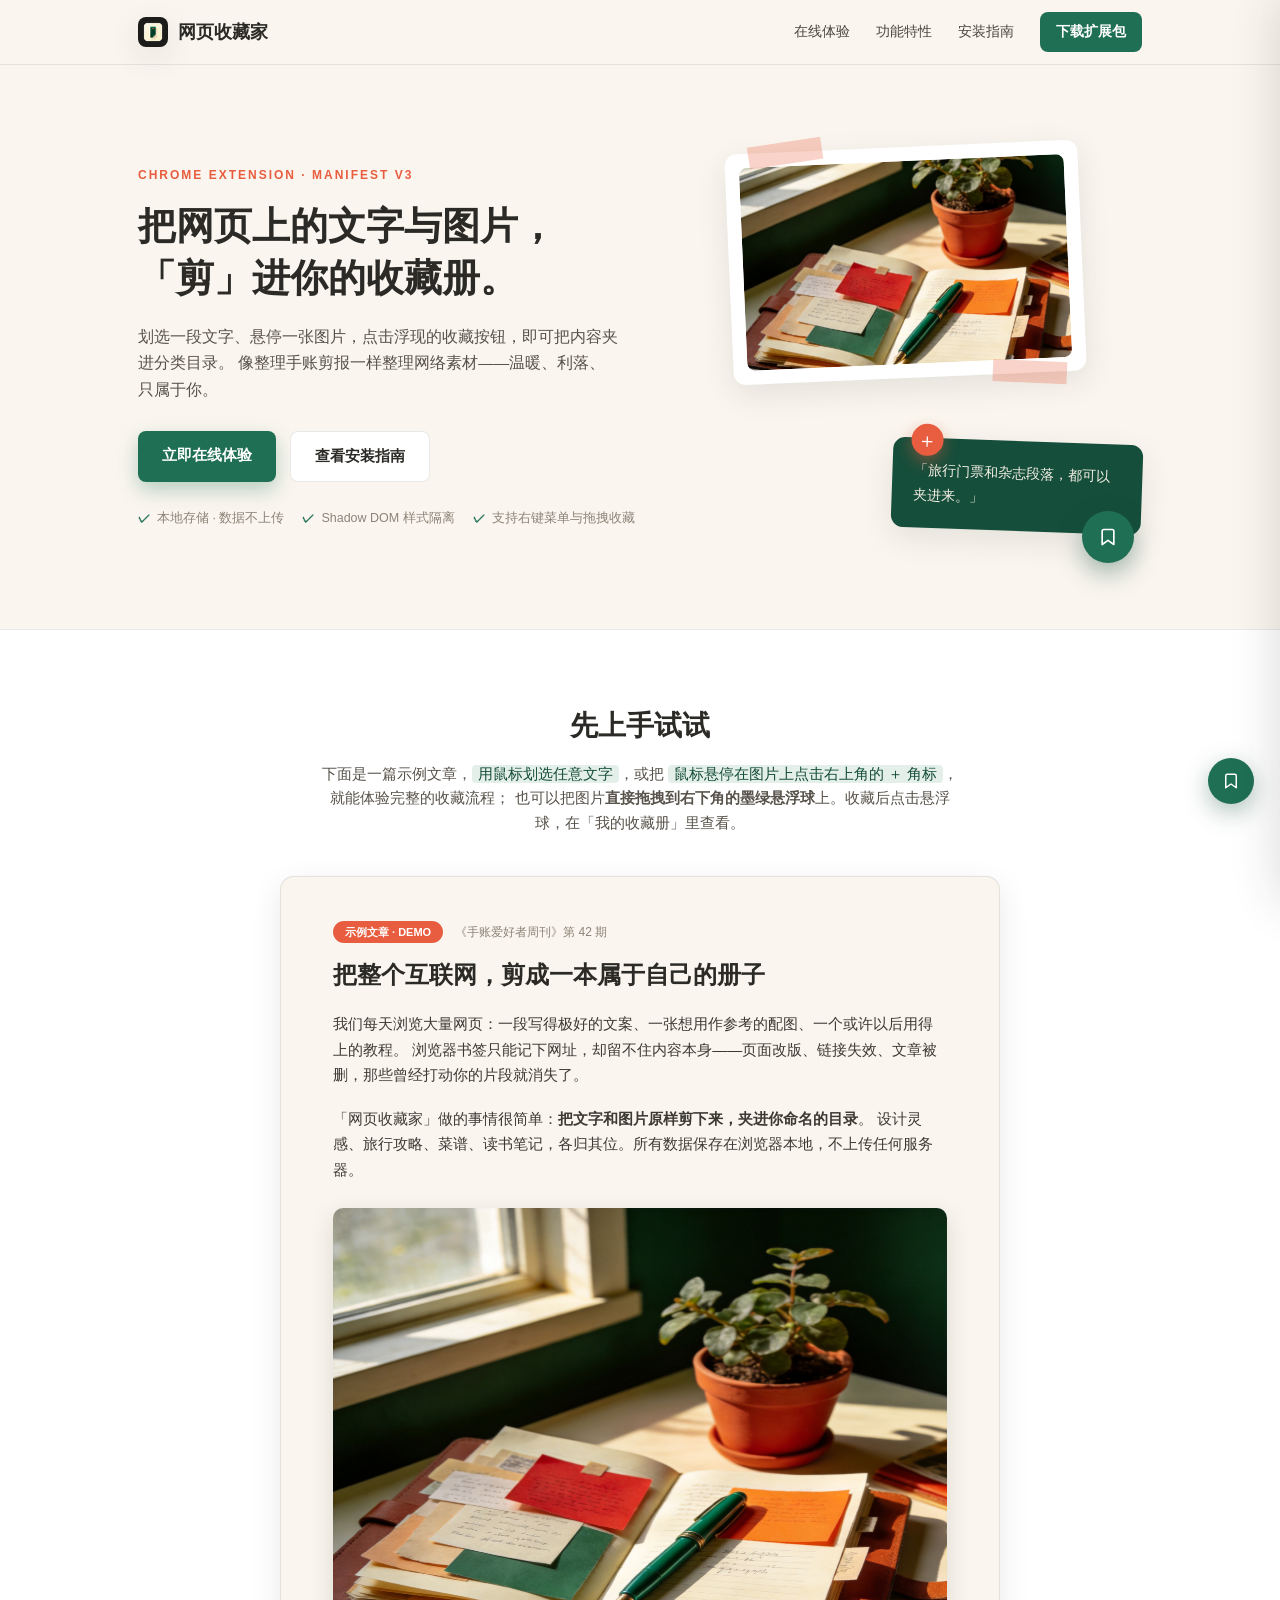
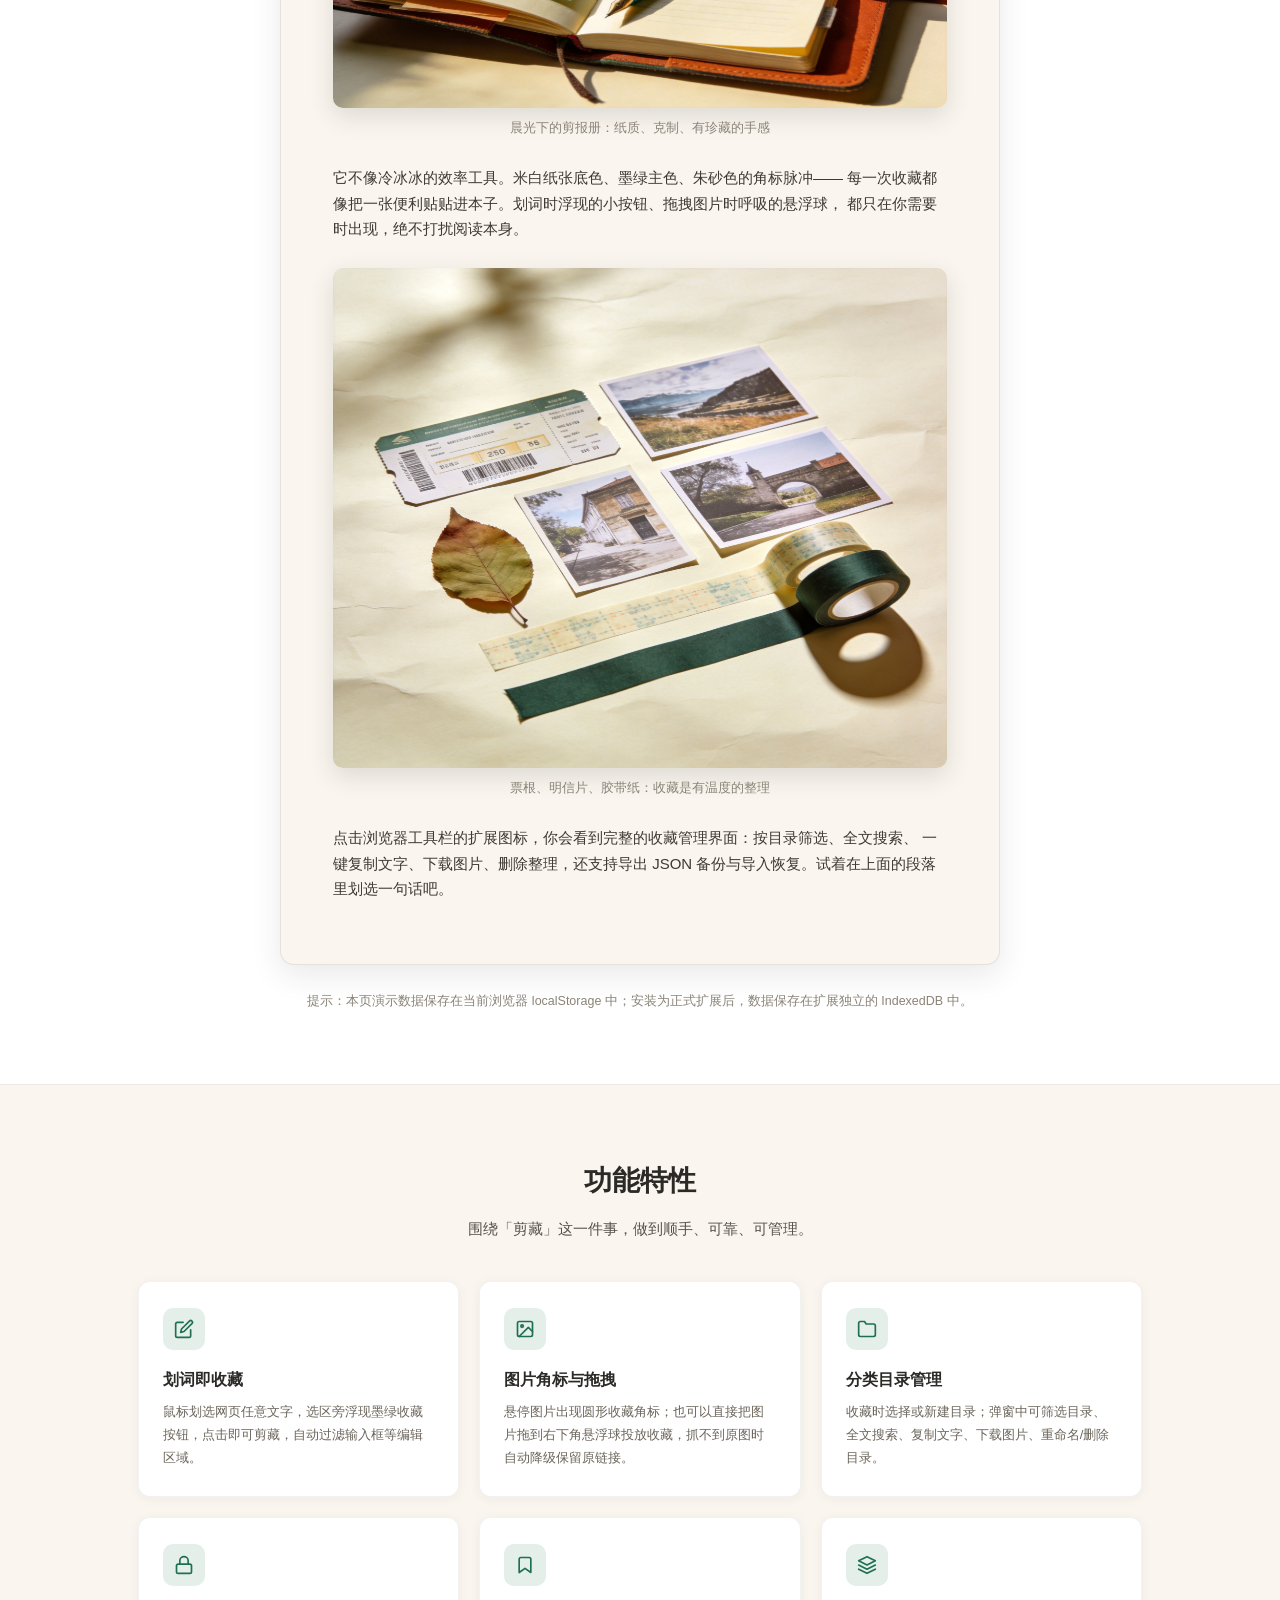
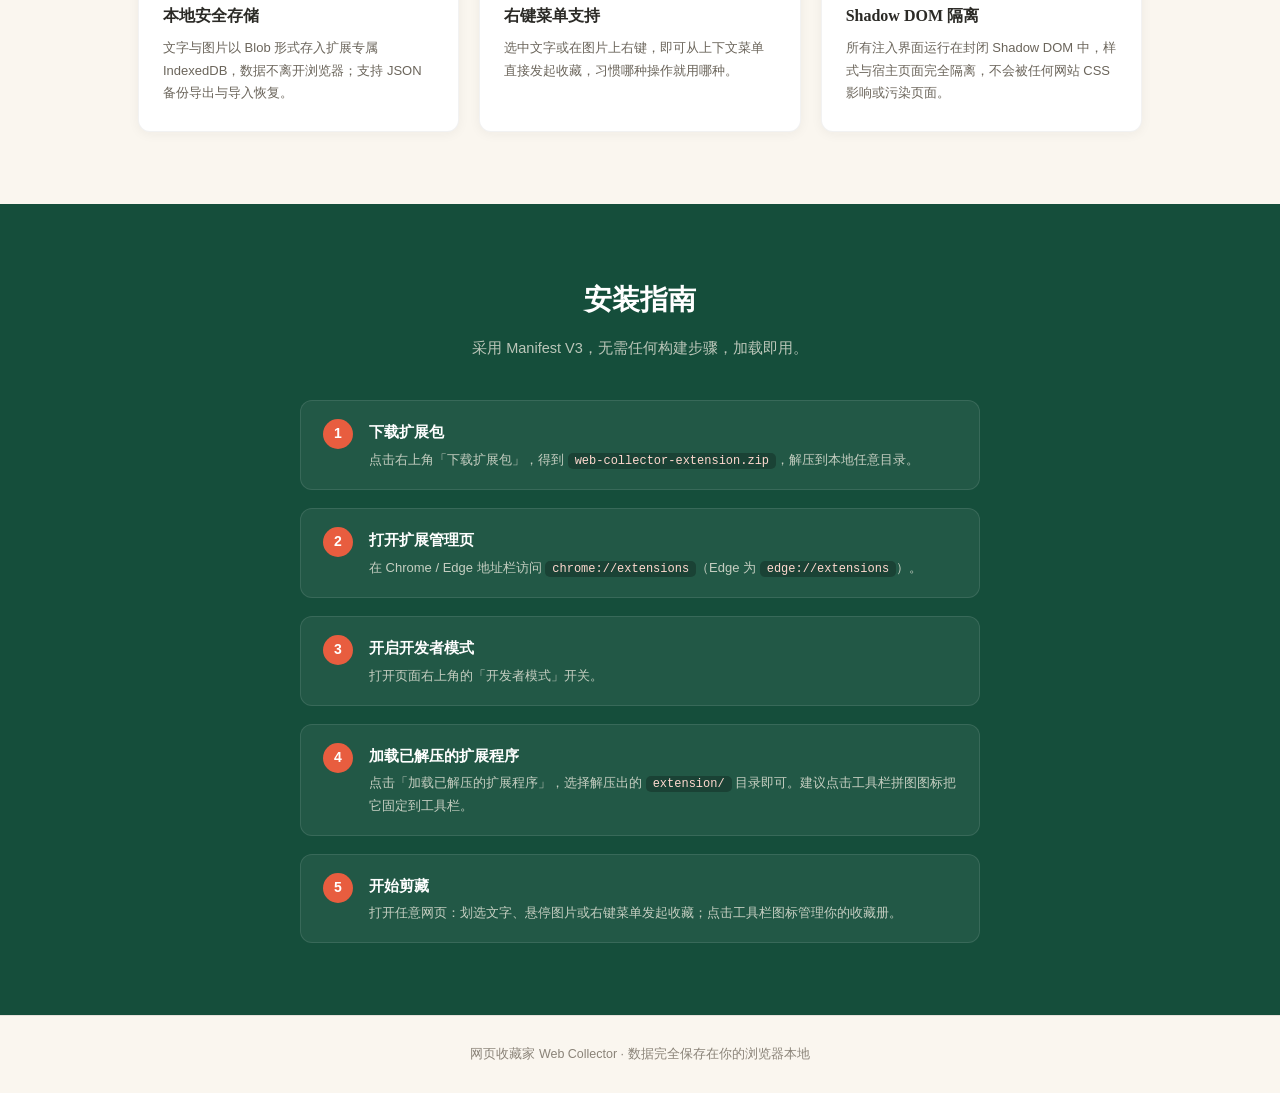
<file: index.html>
<!doctype html>
<html lang="zh-CN">
  <head>
    <meta charset="UTF-8" />
    <meta name="viewport" content="width=device-width, initial-scale=1.0" />
    <meta name="description" content="网页收藏家 Web Collector —— 划词、点图即可收藏网页文字与图片，按目录分类，数据本地安全存储的 Chrome 扩展。" />
    <title>网页收藏家 Web Collector · 把网页剪进你的收藏册</title>
    <link rel="icon" href="/extension/icons/icon128.png" />
    <link rel="stylesheet" href="styles/landing.css" />
  </head>
  <body>
    <!-- ===== 顶部导航 ===== -->
    <header class="site-header">
      <div class="container nav">
        <div class="logo">
          <img src="/extension/icons/icon48.png" alt="" width="30" height="30" />
          <span>网页收藏家</span>
        </div>
        <nav class="nav-links">
          <a href="#demo">在线体验</a>
          <a href="#features">功能特性</a>
          <a href="#install">安装指南</a>
          <a class="nav-cta" href="/web-collector-extension.zip" download>下载扩展包</a>
        </nav>
      </div>
    </header>

    <!-- ===== Hero ===== -->
    <section class="hero container">
      <div class="hero-copy">
        <p class="eyebrow">CHROME EXTENSION · MANIFEST V3</p>
        <h1>把网页上的文字与图片，<br />「剪」进你的收藏册。</h1>
        <p class="hero-desc">
          划选一段文字、悬停一张图片，点击浮现的收藏按钮，即可把内容夹进分类目录。
          像整理手账剪报一样整理网络素材——温暖、利落、只属于你。
        </p>
        <div class="hero-actions">
          <a class="btn btn-primary" href="#demo">立即在线体验</a>
          <a class="btn btn-ghost" href="#install">查看安装指南</a>
        </div>
        <ul class="hero-badges">
          <li>本地存储 · 数据不上传</li>
          <li>Shadow DOM 样式隔离</li>
          <li>支持右键菜单与拖拽收藏</li>
        </ul>
      </div>
      <div class="hero-visual">
        <div class="hero-card hero-card-1">
          <span class="tape tape-tl"></span><span class="tape tape-br"></span>
          <img src="/images/demo-1.jpg" alt="手账剪报册" />
        </div>
        <div class="hero-card hero-card-2">
          <div class="mini-badge">＋</div>
          <p>「旅行门票和杂志段落，都可以夹进来。」</p>
        </div>
        <div class="hero-fab" title="收藏夹悬浮球">
          <svg viewBox="0 0 24 24" width="20" height="20" fill="none" stroke="currentColor" stroke-width="2" stroke-linecap="round" stroke-linejoin="round"><path d="M19 21l-7-5-7 5V5a2 2 0 0 1 2-2h10a2 2 0 0 1 2 2z"/></svg>
        </div>
      </div>
    </section>

    <!-- ===== 在线演示 ===== -->
    <section class="demo-section" id="demo">
      <div class="container">
        <div class="section-head">
          <h2>先上手试试</h2>
          <p>
            下面是一篇示例文章，<mark>用鼠标划选任意文字</mark>，或把
            <mark>鼠标悬停在图片上点击右上角的 ＋ 角标</mark>，就能体验完整的收藏流程；
            也可以把图片<strong>直接拖拽到右下角的墨绿悬浮球</strong>上。收藏后点击悬浮球，在「我的收藏册」里查看。
          </p>
        </div>

        <article class="demo-article">
          <div class="article-meta">
            <span class="article-tag">示例文章 · DEMO</span>
            <span>《手账爱好者周刊》第 42 期</span>
          </div>
          <h3>把整个互联网，剪成一本属于自己的册子</h3>
          <p>
            我们每天浏览大量网页：一段写得极好的文案、一张想用作参考的配图、一个或许以后用得上的教程。
            浏览器书签只能记下网址，却留不住内容本身——页面改版、链接失效、文章被删，那些曾经打动你的片段就消失了。
          </p>
          <p>
            「网页收藏家」做的事情很简单：<strong>把文字和图片原样剪下来，夹进你命名的目录</strong>。
            设计灵感、旅行攻略、菜谱、读书笔记，各归其位。所有数据保存在浏览器本地，不上传任何服务器。
          </p>
          <figure>
            <img src="/images/demo-1.jpg" alt="晨光下的手账剪报册" width="800" height="500" />
            <figcaption>晨光下的剪报册：纸质、克制、有珍藏的手感</figcaption>
          </figure>
          <p>
            它不像冷冰冰的效率工具。米白纸张底色、墨绿主色、朱砂色的角标脉冲——
            每一次收藏都像把一张便利贴贴进本子。划词时浮现的小按钮、拖拽图片时呼吸的悬浮球，
            都只在你需要时出现，绝不打扰阅读本身。
          </p>
          <figure>
            <img src="/images/demo-2.jpg" width="800" height="500" alt="收藏的票根与明信片" />
            <figcaption>票根、明信片、胶带纸：收藏是有温度的整理</figcaption>
          </figure>
          <p>
            点击浏览器工具栏的扩展图标，你会看到完整的收藏管理界面：按目录筛选、全文搜索、
            一键复制文字、下载图片、删除整理，还支持导出 JSON 备份与导入恢复。试着在上面的段落里划选一句话吧。
          </p>
        </article>

        <p class="demo-note">
          提示：本页演示数据保存在当前浏览器 localStorage 中；安装为正式扩展后，数据保存在扩展独立的 IndexedDB 中。
        </p>
      </div>
    </section>

    <!-- ===== 功能特性 ===== -->
    <section class="features container" id="features">
      <div class="section-head">
        <h2>功能特性</h2>
        <p>围绕「剪藏」这一件事，做到顺手、可靠、可管理。</p>
      </div>
      <div class="feature-grid">
        <div class="feature-card">
          <div class="feature-icon">
            <svg viewBox="0 0 24 24" width="20" height="20" fill="none" stroke="currentColor" stroke-width="2" stroke-linecap="round" stroke-linejoin="round"><path d="M11 4H4a2 2 0 0 0-2 2v14a2 2 0 0 0 2 2h14a2 2 0 0 0 2-2v-7"/><path d="M18.5 2.5a2.12 2.12 0 0 1 3 3L12 15l-4 1 1-4 9.5-9.5z"/></svg>
          </div>
          <h4>划词即收藏</h3>
          <p>鼠标划选网页任意文字，选区旁浮现墨绿收藏按钮，点击即可剪藏，自动过滤输入框等编辑区域。</p>
        </div>
        <div class="feature-card">
          <div class="feature-icon">
            <svg viewBox="0 0 24 24" width="20" height="20" fill="none" stroke="currentColor" stroke-width="2" stroke-linecap="round" stroke-linejoin="round"><rect x="3" y="3" width="18" height="18" rx="2"/><circle cx="8.5" cy="8.5" r="1.5"/><polyline points="21 15 16 10 5 21"/></svg>
          </div>
          <h4>图片角标与拖拽</h4>
          <p>悬停图片出现圆形收藏角标；也可以直接把图片拖到右下角悬浮球投放收藏，抓不到原图时自动降级保留原链接。</p>
        </div>
        <div class="feature-card">
          <div class="feature-icon">
            <svg viewBox="0 0 24 24" width="20" height="20" fill="none" stroke="currentColor" stroke-width="2" stroke-linecap="round" stroke-linejoin="round"><path d="M22 19a2 2 0 0 1-2 2H4a2 2 0 0 1-2-2V5a2 2 0 0 1 2-2h5l2 3h9a2 2 0 0 1 2 2z"/></svg>
          </div>
          <h4>分类目录管理</h4>
          <p>收藏时选择或新建目录；弹窗中可筛选目录、全文搜索、复制文字、下载图片、重命名/删除目录。</p>
        </div>
        <div class="feature-card">
          <div class="feature-icon">
            <svg viewBox="0 0 24 24" width="20" height="20" fill="none" stroke="currentColor" stroke-width="2" stroke-linecap="round" stroke-linejoin="round"><rect x="3" y="11" width="18" height="11" rx="2"/><path d="M7 11V7a5 5 0 0 1 10 0v4"/></svg>
          </div>
          <h4>本地安全存储</h4>
          <p>文字与图片以 Blob 形式存入扩展专属 IndexedDB，数据不离开浏览器；支持 JSON 备份导出与导入恢复。</p>
        </div>
        <div class="feature-card">
          <div class="feature-icon">
            <svg viewBox="0 0 24 24" width="20" height="20" fill="none" stroke="currentColor" stroke-width="2" stroke-linecap="round" stroke-linejoin="round"><path d="M19 21l-7-5-7 5V5a2 2 0 0 1 2-2h10a2 2 0 0 1 2 2z"/></svg>
          </div>
          <h4>右键菜单支持</h4>
          <p>选中文字或在图片上右键，即可从上下文菜单直接发起收藏，习惯哪种操作就用哪种。</p>
        </div>
        <div class="feature-card">
          <div class="feature-icon">
            <svg viewBox="0 0 24 24" width="20" height="20" fill="none" stroke="currentColor" stroke-width="2" stroke-linecap="round" stroke-linejoin="round"><polygon points="12 2 2 7 12 12 22 7 12 2"/><polyline points="2 17 12 22 22 17"/><polyline points="2 12 12 17 22 12"/></svg>
          </div>
          <h4>Shadow DOM 隔离</h4>
          <p>所有注入界面运行在封闭 Shadow DOM 中，样式与宿主页面完全隔离，不会被任何网站 CSS 影响或污染页面。</p>
        </div>
      </div>
    </section>

    <!-- ===== 安装指南 ===== -->
    <section class="install" id="install">
      <div class="container">
        <div class="section-head">
          <h2>安装指南</h2>
          <p>采用 Manifest V3，无需任何构建步骤，加载即用。</p>
        </div>
        <ol class="install-steps">
          <li>
            <span class="step-num">1</span>
            <div><h4>下载扩展包</h4><p>点击右上角「下载扩展包」，得到 <code>web-collector-extension.zip</code>，解压到本地任意目录。</p></div>
          </li>
          <li>
            <span class="step-num">2</span>
            <div><h4>打开扩展管理页</h4><p>在 Chrome / Edge 地址栏访问 <code>chrome://extensions</code>（Edge 为 <code>edge://extensions</code>）。</p></div>
          </li>
          <li>
            <span class="step-num">3</span>
            <div><h4>开启开发者模式</h4><p>打开页面右上角的「开发者模式」开关。</p></div>
          </li>
          <li>
            <span class="step-num">4</span>
            <div><h4>加载已解压的扩展程序</h4><p>点击「加载已解压的扩展程序」，选择解压出的 <code>extension/</code> 目录即可。建议点击工具栏拼图图标把它固定到工具栏。</p></div>
          </li>
          <li>
            <span class="step-num">5</span>
            <div><h4>开始剪藏</h4><p>打开任意网页：划选文字、悬停图片或右键菜单发起收藏；点击工具栏图标管理你的收藏册。</p></div>
          </li>
        </ol>
      </div>
    </section>

    <footer class="site-footer">
      <div class="container">
        <p>网页收藏家 Web Collector · 数据完全保存在你的浏览器本地</p>
      </div>
    </footer>

    <!-- content script 同一份代码，在普通网页环境自动进入演示模式 -->
    <script src="/extension/content/content.js"></script>
  </body>
</html>
</file>
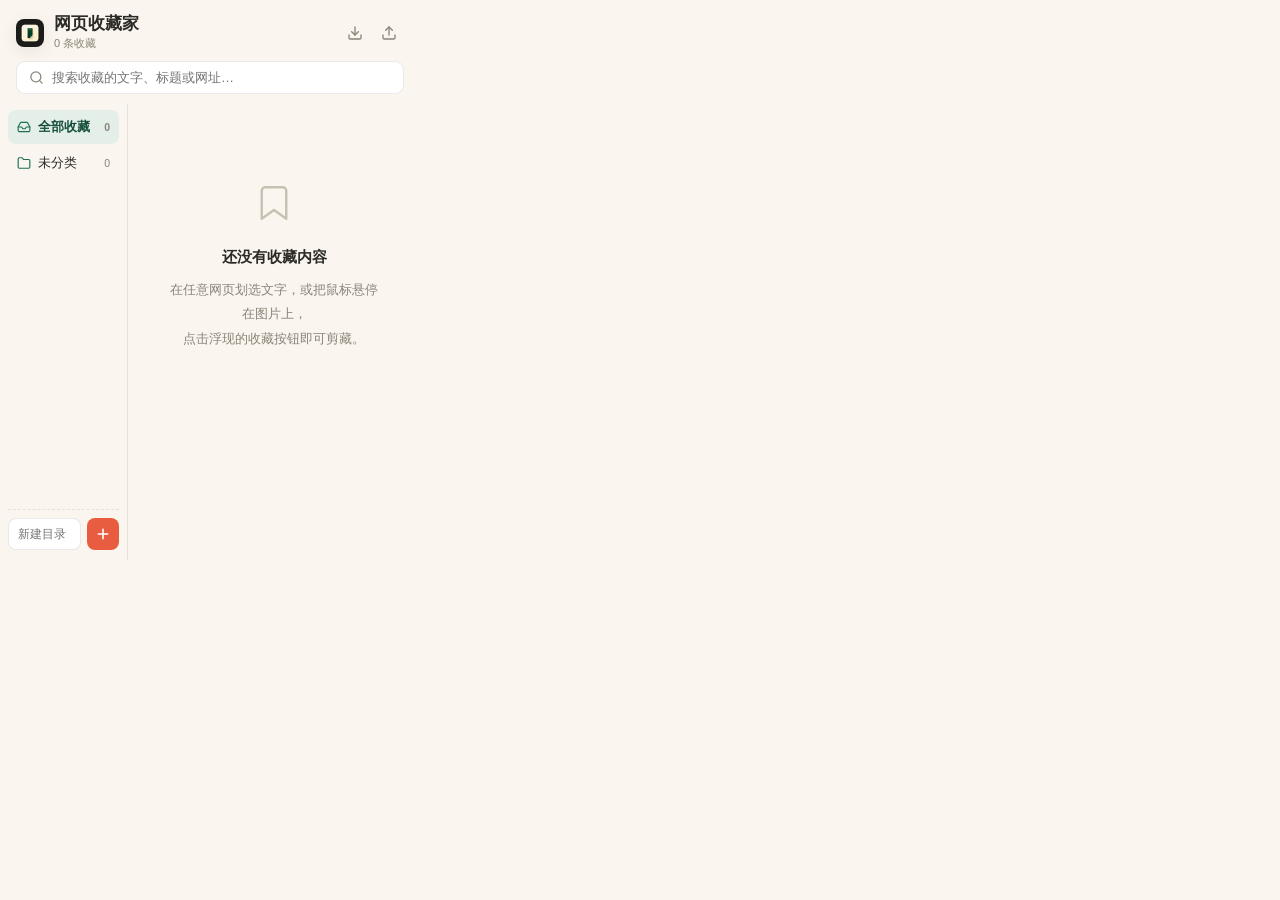
<file: extension/popup/popup.html>
<!doctype html>
<html lang="zh-CN">
  <head>
    <meta charset="UTF-8" />
    <meta name="viewport" content="width=device-width, initial-scale=1.0" />
    <title>网页收藏家</title>
    <link rel="stylesheet" href="popup.css" />
  </head>
  <body>
    <header class="app-header">
      <div class="brand">
        <img src="../icons/icon48.png" alt="" class="brand-logo" width="28" height="28" />
        <div>
          <h1>网页收藏家</h1>
          <p class="brand-sub" id="countLabel">0 条收藏</p>
        </div>
      </div>
      <div class="header-actions">
        <button class="icon-btn" id="exportBtn" title="导出备份 (JSON)">
          <svg viewBox="0 0 24 24" width="16" height="16" fill="none" stroke="currentColor" stroke-width="2" stroke-linecap="round" stroke-linejoin="round"><path d="M21 15v4a2 2 0 0 1-2 2H5a2 2 0 0 1-2-2v-4"/><polyline points="7 10 12 15 17 10"/><line x1="12" y1="15" x2="12" y2="3"/></svg>
        </button>
        <button class="icon-btn" id="importBtn" title="导入备份">
          <svg viewBox="0 0 24 24" width="16" height="16" fill="none" stroke="currentColor" stroke-width="2" stroke-linecap="round" stroke-linejoin="round"><path d="M21 15v4a2 2 0 0 1-2 2H5a2 2 0 0 1-2-2v-4"/><polyline points="17 8 12 3 7 8"/><line x1="12" y1="3" x2="12" y2="15"/></svg>
        </button>
        <input type="file" id="importFile" accept="application/json,.json" hidden />
      </div>
    </header>

    <div class="search-bar">
      <svg viewBox="0 0 24 24" width="15" height="15" fill="none" stroke="currentColor" stroke-width="2" stroke-linecap="round" stroke-linejoin="round"><circle cx="11" cy="11" r="8"/><line x1="21" y1="21" x2="16.65" y2="16.65"/></svg>
      <input type="text" id="searchInput" placeholder="搜索收藏的文字、标题或网址…" />
    </div>

    <div class="app-body">
      <aside class="sidebar">
        <div class="folder-list" id="folderList"></div>
        <div class="new-folder">
          <input type="text" id="newFolderInput" maxlength="40" placeholder="新建目录" />
          <button id="newFolderBtn" title="新建目录">
            <svg viewBox="0 0 24 24" width="16" height="16" fill="none" stroke="currentColor" stroke-width="2.4" stroke-linecap="round"><path d="M12 5v14M5 12h14"/></svg>
          </button>
        </div>
      </aside>

      <main class="content">
        <div class="item-list" id="itemList"></div>
        <div class="empty" id="emptyState" hidden>
          <svg viewBox="0 0 24 24" width="42" height="42" fill="none" stroke="currentColor" stroke-width="1.4" stroke-linecap="round" stroke-linejoin="round"><path d="M19 21l-7-5-7 5V5a2 2 0 0 1 2-2h10a2 2 0 0 1 2 2z"/></svg>
          <p class="empty-title">还没有收藏内容</p>
          <p>在任意网页划选文字，或把鼠标悬停在图片上，<br />点击浮现的收藏按钮即可剪藏。</p>
        </div>
      </main>
    </div>

    <div class="toast" id="toast"></div>
    <script type="module" src="popup.js"></script>
  </body>
</html>
</file>
<file: styles/landing.css>
:root {
  --wc-paper: #faf6ef;
  --wc-green: #1f6f54;
  --wc-green-deep: #154e3b;
  --wc-vermilion: #e85d3f;
  --wc-ink: #2b2a26;
  --wc-muted: #8a8378;
  --wc-tag-bg: #e4efe9;
  --wc-border: rgba(43, 42, 38, 0.1);
  --wc-shadow: 0 10px 30px rgba(43, 42, 38, 0.1);
}

* {
  box-sizing: border-box;
  margin: 0;
  padding: 0;
}

html {
  scroll-behavior: smooth;
}

body {
  font-family: -apple-system, BlinkMacSystemFont, "PingFang SC", "Microsoft YaHei", "Noto Sans SC", sans-serif;
  background: var(--wc-paper);
  color: var(--wc-ink);
  line-height: 1.7;
  -webkit-font-smoothing: antialiased;
}

.container {
  max-width: 1060px;
  margin: 0 auto;
  padding: 0 28px;
}

h1,
h2,
h3 {
  font-family: Georgia, "Songti SC", "Noto Serif SC", "SimSun", serif;
}

a {
  color: inherit;
}

/* ---------- header ---------- */
.site-header {
  position: sticky;
  top: 0;
  z-index: 50;
  background: rgba(250, 246, 239, 0.92);
  backdrop-filter: blur(8px);
  border-bottom: 1px solid var(--wc-border);
}

.nav {
  display: flex;
  align-items: center;
  justify-content: space-between;
  height: 64px;
}

.logo {
  display: flex;
  align-items: center;
  gap: 10px;
  font-family: Georgia, "Songti SC", "Noto Serif SC", serif;
  font-weight: 700;
  font-size: 18px;
}

.logo img {
  border-radius: 8px;
  box-shadow: var(--wc-shadow);
}

.nav-links {
  display: flex;
  align-items: center;
  gap: 26px;
  font-size: 14px;
}

.nav-links a {
  text-decoration: none;
  color: #4a463f;
  transition: color 0.15s;
}

.nav-links a:hover {
  color: var(--wc-green);
}

.nav-cta {
  background: var(--wc-green);
  color: #fff !important;
  padding: 8px 16px;
  border-radius: 8px;
  font-weight: 600;
}

.nav-cta:hover {
  background: var(--wc-green-deep);
}

/* ---------- hero ---------- */
.hero {
  display: grid;
  grid-template-columns: 1.1fr 0.9fr;
  gap: 48px;
  align-items: center;
  padding-top: 72px;
  padding-bottom: 72px;
}

.eyebrow {
  font-size: 12px;
  letter-spacing: 2px;
  color: var(--wc-vermilion);
  font-weight: 700;
  margin-bottom: 16px;
}

.hero h1 {
  font-size: 38px;
  line-height: 1.35;
  font-weight: 700;
  margin-bottom: 20px;
}

.hero-desc {
  font-size: 15.5px;
  color: #57524a;
  margin-bottom: 28px;
  max-width: 480px;
}

.hero-actions {
  display: flex;
  gap: 14px;
  margin-bottom: 26px;
}

.btn {
  display: inline-block;
  text-decoration: none;
  font-size: 14.5px;
  font-weight: 600;
  padding: 12px 24px;
  border-radius: 8px;
  transition: transform 0.15s cubic-bezier(0.2, 0.9, 0.3, 1.3), background 0.15s;
}

.btn:hover {
  transform: translateY(-2px);
}

.btn-primary {
  background: var(--wc-green);
  color: #fff;
  box-shadow: 0 8px 20px rgba(31, 111, 84, 0.3);
}

.btn-primary:hover {
  background: var(--wc-green-deep);
}

.btn-ghost {
  border: 1.5px solid var(--wc-border);
  color: var(--wc-ink);
  background: #fff;
}

.btn-ghost:hover {
  border-color: var(--wc-green);
  color: var(--wc-green);
}

.hero-badges {
  list-style: none;
  display: flex;
  flex-wrap: wrap;
  gap: 8px 18px;
  font-size: 12.5px;
  color: var(--wc-muted);
}

.hero-badges li::before {
  content: "✓";
  color: var(--wc-green);
  font-weight: 700;
  margin-right: 6px;
}

/* hero visual */
.hero-visual {
  position: relative;
  height: 420px;
}

.hero-card {
  position: absolute;
  background: #fff;
  border-radius: 12px;
  box-shadow: var(--wc-shadow);
}

.hero-card-1 {
  width: 82%;
  top: 10px;
  left: 4%;
  padding: 14px;
  transform: rotate(-2.5deg);
}

.hero-card-1 img {
  width: 100%;
  border-radius: 8px;
  display: block;
  aspect-ratio: 8 / 5;
  object-fit: cover;
}

.hero-card-2 {
  width: 58%;
  right: 0;
  bottom: 26px;
  padding: 20px 22px;
  background: var(--wc-green-deep);
  color: #f4efe4;
  transform: rotate(2deg);
  font-family: Georgia, "Songti SC", serif;
  font-size: 14px;
  line-height: 1.8;
}

.hero-card-2 .mini-badge {
  position: absolute;
  top: -14px;
  left: 18px;
  width: 32px;
  height: 32px;
  border-radius: 50%;
  background: var(--wc-vermilion);
  color: #fff;
  font-size: 20px;
  display: flex;
  align-items: center;
  justify-content: center;
  box-shadow: 0 6px 16px rgba(232, 93, 63, 0.45);
  font-family: sans-serif;
}

.hero-fab {
  position: absolute;
  right: 8px;
  bottom: -6px;
  width: 52px;
  height: 52px;
  border-radius: 50%;
  background: var(--wc-green);
  color: #fff;
  display: flex;
  align-items: center;
  justify-content: center;
  box-shadow: 0 10px 26px rgba(21, 78, 59, 0.4);
  animation: fabPulse 2.4s ease-in-out infinite;
}

@keyframes fabPulse {
  0%,
  100% {
    box-shadow: 0 10px 26px rgba(21, 78, 59, 0.4), 0 0 0 0 rgba(31, 111, 84, 0.35);
  }
  50% {
    box-shadow: 0 10px 26px rgba(21, 78, 59, 0.4), 0 0 0 14px rgba(31, 111, 84, 0);
  }
}

.tape {
  position: absolute;
  width: 74px;
  height: 22px;
  background: rgba(232, 93, 63, 0.28);
  top: -10px;
}

.tape-tl {
  left: 24px;
  transform: rotate(-6deg);
}

.tape-br {
  right: 20px;
  bottom: -10px;
  top: auto;
  transform: rotate(5deg);
}

/* ---------- section head ---------- */
.section-head {
  text-align: center;
  max-width: 640px;
  margin: 0 auto 40px;
}

.section-head h2 {
  font-size: 28px;
  margin-bottom: 12px;
}

.section-head p {
  color: #57524a;
  font-size: 14.5px;
}

.section-head mark {
  background: var(--wc-tag-bg);
  color: var(--wc-green-deep);
  padding: 1px 6px;
  border-radius: 4px;
}

/* ---------- demo ---------- */
.demo-section {
  background: #fff;
  border-top: 1px solid var(--wc-border);
  border-bottom: 1px solid var(--wc-border);
  padding: 72px 0;
}

.demo-article {
  max-width: 720px;
  margin: 0 auto;
  background: var(--wc-paper);
  border: 1px solid var(--wc-border);
  border-radius: 14px;
  padding: 44px 52px;
  box-shadow: var(--wc-shadow);
}

.article-meta {
  display: flex;
  align-items: center;
  gap: 12px;
  font-size: 12px;
  color: var(--wc-muted);
  margin-bottom: 14px;
}

.article-tag {
  background: var(--wc-vermilion);
  color: #fff;
  border-radius: 999px;
  padding: 2px 12px;
  font-weight: 600;
  font-size: 11px;
}

.demo-article h3 {
  font-size: 24px;
  line-height: 1.5;
  margin-bottom: 18px;
}

.demo-article p {
  font-size: 15px;
  color: #3d3a34;
  margin-bottom: 18px;
}

.demo-article figure {
  margin: 26px 0;
  text-align: center;
}

.demo-article figure img {
  width: 100%;
  border-radius: 10px;
  display: block;
  box-shadow: 0 8px 24px rgba(43, 42, 38, 0.14);
}

.demo-article figcaption {
  font-size: 12.5px;
  color: var(--wc-muted);
  margin-top: 10px;
}

.demo-note {
  text-align: center;
  font-size: 12.5px;
  color: var(--wc-muted);
  margin-top: 26px;
}

/* ---------- features ---------- */
.features {
  padding: 72px 28px;
}

.feature-grid {
  display: grid;
  grid-template-columns: repeat(3, 1fr);
  gap: 20px;
}

.feature-card {
  background: #fff;
  border: 1px solid rgba(43, 42, 38, 0.06);
  border-radius: 12px;
  padding: 26px 24px;
  box-shadow: 0 2px 12px rgba(43, 42, 38, 0.05);
  transition: transform 0.18s, box-shadow 0.18s;
}

.feature-card:hover {
  transform: translateY(-4px);
  box-shadow: var(--wc-shadow);
}

.feature-icon {
  width: 42px;
  height: 42px;
  border-radius: 10px;
  background: var(--wc-tag-bg);
  color: var(--wc-green);
  display: flex;
  align-items: center;
  justify-content: center;
  margin-bottom: 16px;
}

.feature-card h4 {
  font-family: Georgia, "Songti SC", serif;
  font-size: 16px;
  margin-bottom: 8px;
}

.feature-card p {
  font-size: 13px;
  color: #6b655b;
  line-height: 1.75;
}

/* ---------- install ---------- */
.install {
  background: var(--wc-green-deep);
  color: #f4efe4;
  padding: 72px 0;
}

.install .section-head h2 {
  color: #fff;
}

.install .section-head p {
  color: rgba(244, 239, 228, 0.75);
}

.install-steps {
  list-style: none;
  max-width: 680px;
  margin: 0 auto;
  display: flex;
  flex-direction: column;
  gap: 18px;
  counter-reset: step;
}

.install-steps li {
  display: flex;
  gap: 16px;
  align-items: flex-start;
  background: rgba(255, 255, 255, 0.06);
  border: 1px solid rgba(255, 255, 255, 0.1);
  border-radius: 12px;
  padding: 18px 22px;
}

.step-num {
  flex: none;
  width: 30px;
  height: 30px;
  border-radius: 50%;
  background: var(--wc-vermilion);
  color: #fff;
  font-weight: 700;
  display: flex;
  align-items: center;
  justify-content: center;
  font-size: 14px;
}

.install-steps h4 {
  font-size: 15px;
  margin-bottom: 4px;
  color: #fff;
}

.install-steps p {
  font-size: 13px;
  color: rgba(244, 239, 228, 0.78);
}

.install-steps code {
  background: rgba(0, 0, 0, 0.25);
  padding: 1px 7px;
  border-radius: 5px;
  font-size: 12px;
  color: #ffd9cf;
}

/* ---------- footer ---------- */
.site-footer {
  padding: 28px 0;
  text-align: center;
  font-size: 12.5px;
  color: var(--wc-muted);
  border-top: 1px solid var(--wc-border);
}

/* ---------- responsive ---------- */
@media (max-width: 900px) {
  .hero {
    grid-template-columns: 1fr;
    gap: 40px;
  }
  .hero-visual {
    max-width: 460px;
    margin: 0 auto;
  }
  .feature-grid {
    grid-template-columns: repeat(2, 1fr);
  }
  .nav-links a:not(.nav-cta) {
    display: none;
  }
}

@media (max-width: 600px) {
  .hero h1 {
    font-size: 28px;
  }
  .feature-grid {
    grid-template-columns: 1fr;
  }
  .demo-article {
    padding: 28px 22px;
  }
}
</file>
<file: extension/popup/popup.css>
:root {
  --wc-paper: #faf6ef;
  --wc-green: #1f6f54;
  --wc-green-deep: #154e3b;
  --wc-vermilion: #e85d3f;
  --wc-ink: #2b2a26;
  --wc-muted: #8a8378;
  --wc-tag-bg: #e4efe9;
  --wc-border: rgba(43, 42, 38, 0.1);
  --wc-shadow: 0 4px 16px rgba(43, 42, 38, 0.08);
}

* {
  box-sizing: border-box;
  margin: 0;
  padding: 0;
}

html,
body {
  width: 420px;
  height: 560px;
  overflow: hidden;
}

body {
  font-family: -apple-system, BlinkMacSystemFont, "PingFang SC", "Microsoft YaHei", "Noto Sans SC", sans-serif;
  font-size: 13px;
  color: var(--wc-ink);
  background: var(--wc-paper);
  display: flex;
  flex-direction: column;
  -webkit-font-smoothing: antialiased;
}

button {
  font-family: inherit;
  cursor: pointer;
  border: none;
  background: none;
  color: inherit;
}

input {
  font-family: inherit;
  outline: none;
}

/* ---------- header ---------- */
.app-header {
  display: flex;
  align-items: center;
  justify-content: space-between;
  padding: 14px 16px 10px;
}

.brand {
  display: flex;
  align-items: center;
  gap: 10px;
}

.brand-logo {
  border-radius: 8px;
  box-shadow: var(--wc-shadow);
}

.brand h1 {
  font-family: Georgia, "Songti SC", "Noto Serif SC", serif;
  font-size: 17px;
  font-weight: 700;
  line-height: 1.2;
}

.brand-sub {
  font-size: 11px;
  color: var(--wc-muted);
  margin-top: 2px;
}

.header-actions {
  display: flex;
  gap: 4px;
}

.icon-btn {
  width: 30px;
  height: 30px;
  border-radius: 8px;
  display: flex;
  align-items: center;
  justify-content: center;
  color: var(--wc-muted);
}

.icon-btn:hover {
  background: rgba(43, 42, 38, 0.07);
  color: var(--wc-green);
}

/* ---------- search ---------- */
.search-bar {
  margin: 0 16px 10px;
  display: flex;
  align-items: center;
  gap: 8px;
  background: #fff;
  border: 1px solid var(--wc-border);
  border-radius: 9px;
  padding: 8px 12px;
  color: var(--wc-muted);
}

.search-bar:focus-within {
  border-color: var(--wc-green);
  box-shadow: 0 0 0 3px rgba(31, 111, 84, 0.1);
}

.search-bar input {
  flex: 1;
  border: none;
  background: transparent;
  font-size: 13px;
  color: var(--wc-ink);
  min-width: 0;
}

/* ---------- body ---------- */
.app-body {
  flex: 1;
  display: flex;
  min-height: 0;
}

.sidebar {
  width: 128px;
  flex: none;
  border-right: 1px solid var(--wc-border);
  display: flex;
  flex-direction: column;
  padding: 6px 8px 10px;
}

.folder-list {
  flex: 1;
  overflow-y: auto;
}

.folder-item {
  width: 100%;
  display: flex;
  align-items: center;
  gap: 7px;
  padding: 8px 9px;
  border-radius: 8px;
  font-size: 13px;
  color: var(--wc-ink);
  text-align: left;
  margin-bottom: 2px;
  position: relative;
}

.folder-item:hover {
  background: rgba(31, 111, 84, 0.07);
}

.folder-item.active {
  background: var(--wc-tag-bg);
  color: var(--wc-green-deep);
  font-weight: 600;
}

.folder-item .f-icon {
  flex: none;
  display: flex;
  color: var(--wc-green);
}

.folder-item .f-name {
  flex: 1;
  overflow: hidden;
  text-overflow: ellipsis;
  white-space: nowrap;
}

.folder-item .f-count {
  font-size: 10.5px;
  color: var(--wc-muted);
}

.folder-item .f-ops {
  display: none;
  gap: 2px;
  margin-left: auto;
}

.folder-item:hover .f-count {
  display: none;
}

.folder-item:hover .f-ops {
  display: flex;
}

.f-ops button {
  width: 22px;
  height: 22px;
  border-radius: 6px;
  display: flex;
  align-items: center;
  justify-content: center;
  color: var(--wc-muted);
}

.f-ops button:hover {
  background: rgba(43, 42, 38, 0.08);
  color: var(--wc-ink);
}

.f-ops button.f-del:hover {
  color: var(--wc-vermilion);
  background: rgba(232, 93, 63, 0.1);
}

.new-folder {
  display: flex;
  gap: 6px;
  padding-top: 8px;
  border-top: 1px dashed var(--wc-border);
  margin-top: 6px;
}

.new-folder input {
  flex: 1;
  width: 0;
  min-width: 0;
  border: 1px solid var(--wc-border);
  background: #fff;
  border-radius: 8px;
  padding: 7px 9px;
  font-size: 12px;
}

.new-folder input:focus {
  border-color: var(--wc-green);
}

.new-folder button {
  flex: none;
  width: 32px;
  height: 32px;
  border-radius: 8px;
  background: var(--wc-vermilion);
  color: #fff;
  display: flex;
  align-items: center;
  justify-content: center;
}

.new-folder button:hover {
  background: #d14e31;
}

/* ---------- content ---------- */
.content {
  flex: 1;
  overflow-y: auto;
  padding: 8px 12px 14px;
}

.item-card {
  background: #fff;
  border: 1px solid rgba(43, 42, 38, 0.05);
  border-radius: 12px;
  box-shadow: var(--wc-shadow);
  margin-bottom: 10px;
  overflow: hidden;
  animation: cardIn 0.2s ease;
}

@keyframes cardIn {
  from {
    opacity: 0;
    transform: translateY(6px);
  }
  to {
    opacity: 1;
    transform: none;
  }
}

.item-body {
  padding: 12px 13px 0;
}

.item-text {
  font-size: 13px;
  line-height: 1.7;
  color: #3d3a34;
  white-space: pre-wrap;
  word-break: break-word;
  border-left: 3px solid var(--wc-tag-bg);
  padding-left: 10px;
  display: -webkit-box;
  -webkit-line-clamp: 5;
  -webkit-box-orient: vertical;
  overflow: hidden;
}

.item-img-wrap {
  width: 100%;
  background: #f1ece2;
  max-height: 190px;
  overflow: hidden;
}

.item-img-wrap img {
  width: 100%;
  max-height: 190px;
  object-fit: cover;
  display: block;
}

.item-meta {
  display: flex;
  align-items: center;
  gap: 7px;
  padding: 10px 13px;
  font-size: 11px;
  color: var(--wc-muted);
}

.item-meta .favicon {
  width: 14px;
  height: 14px;
  border-radius: 3px;
  flex: none;
}

.item-meta a {
  color: var(--wc-green);
  text-decoration: none;
  display: inline-flex;
  align-items: center;
  gap: 3px;
  max-width: 130px;
  overflow: hidden;
  text-overflow: ellipsis;
  white-space: nowrap;
}

.item-meta a:hover {
  text-decoration: underline;
}

.item-tag {
  background: var(--wc-tag-bg);
  color: var(--wc-green-deep);
  border-radius: 999px;
  padding: 2px 8px;
  font-size: 10.5px;
  font-weight: 600;
  flex: none;
}

.item-ops {
  margin-left: auto;
  display: flex;
  gap: 2px;
  flex: none;
}

.item-ops button {
  width: 26px;
  height: 26px;
  border-radius: 7px;
  display: flex;
  align-items: center;
  justify-content: center;
  color: var(--wc-muted);
}

.item-ops button:hover {
  background: rgba(43, 42, 38, 0.07);
  color: var(--wc-ink);
}

.item-ops button.op-del:hover {
  color: var(--wc-vermilion);
  background: rgba(232, 93, 63, 0.1);
}

.empty {
  text-align: center;
  color: var(--wc-muted);
  padding: 70px 24px;
  line-height: 1.9;
}

.empty svg {
  color: #c8c0b2;
  margin-bottom: 10px;
}

.empty .empty-title {
  font-family: Georgia, "Songti SC", "Noto Serif SC", serif;
  font-size: 15px;
  font-weight: 700;
  color: var(--wc-ink);
  margin-bottom: 6px;
}

/* ---------- toast ---------- */
.toast {
  position: fixed;
  left: 50%;
  bottom: 18px;
  transform: translateX(-50%) translateY(16px);
  background: var(--wc-ink);
  color: var(--wc-paper);
  font-size: 12.5px;
  padding: 9px 16px;
  border-radius: 9px;
  opacity: 0;
  pointer-events: none;
  transition: opacity 0.2s, transform 0.2s;
  max-width: 340px;
  text-align: center;
}

.toast.show {
  opacity: 1;
  transform: translateX(-50%) translateY(0);
}

/* scrollbar */
::-webkit-scrollbar {
  width: 8px;
}
::-webkit-scrollbar-thumb {
  background: rgba(43, 42, 38, 0.14);
  border-radius: 8px;
}
::-webkit-scrollbar-track {
  background: transparent;
}
</file>
